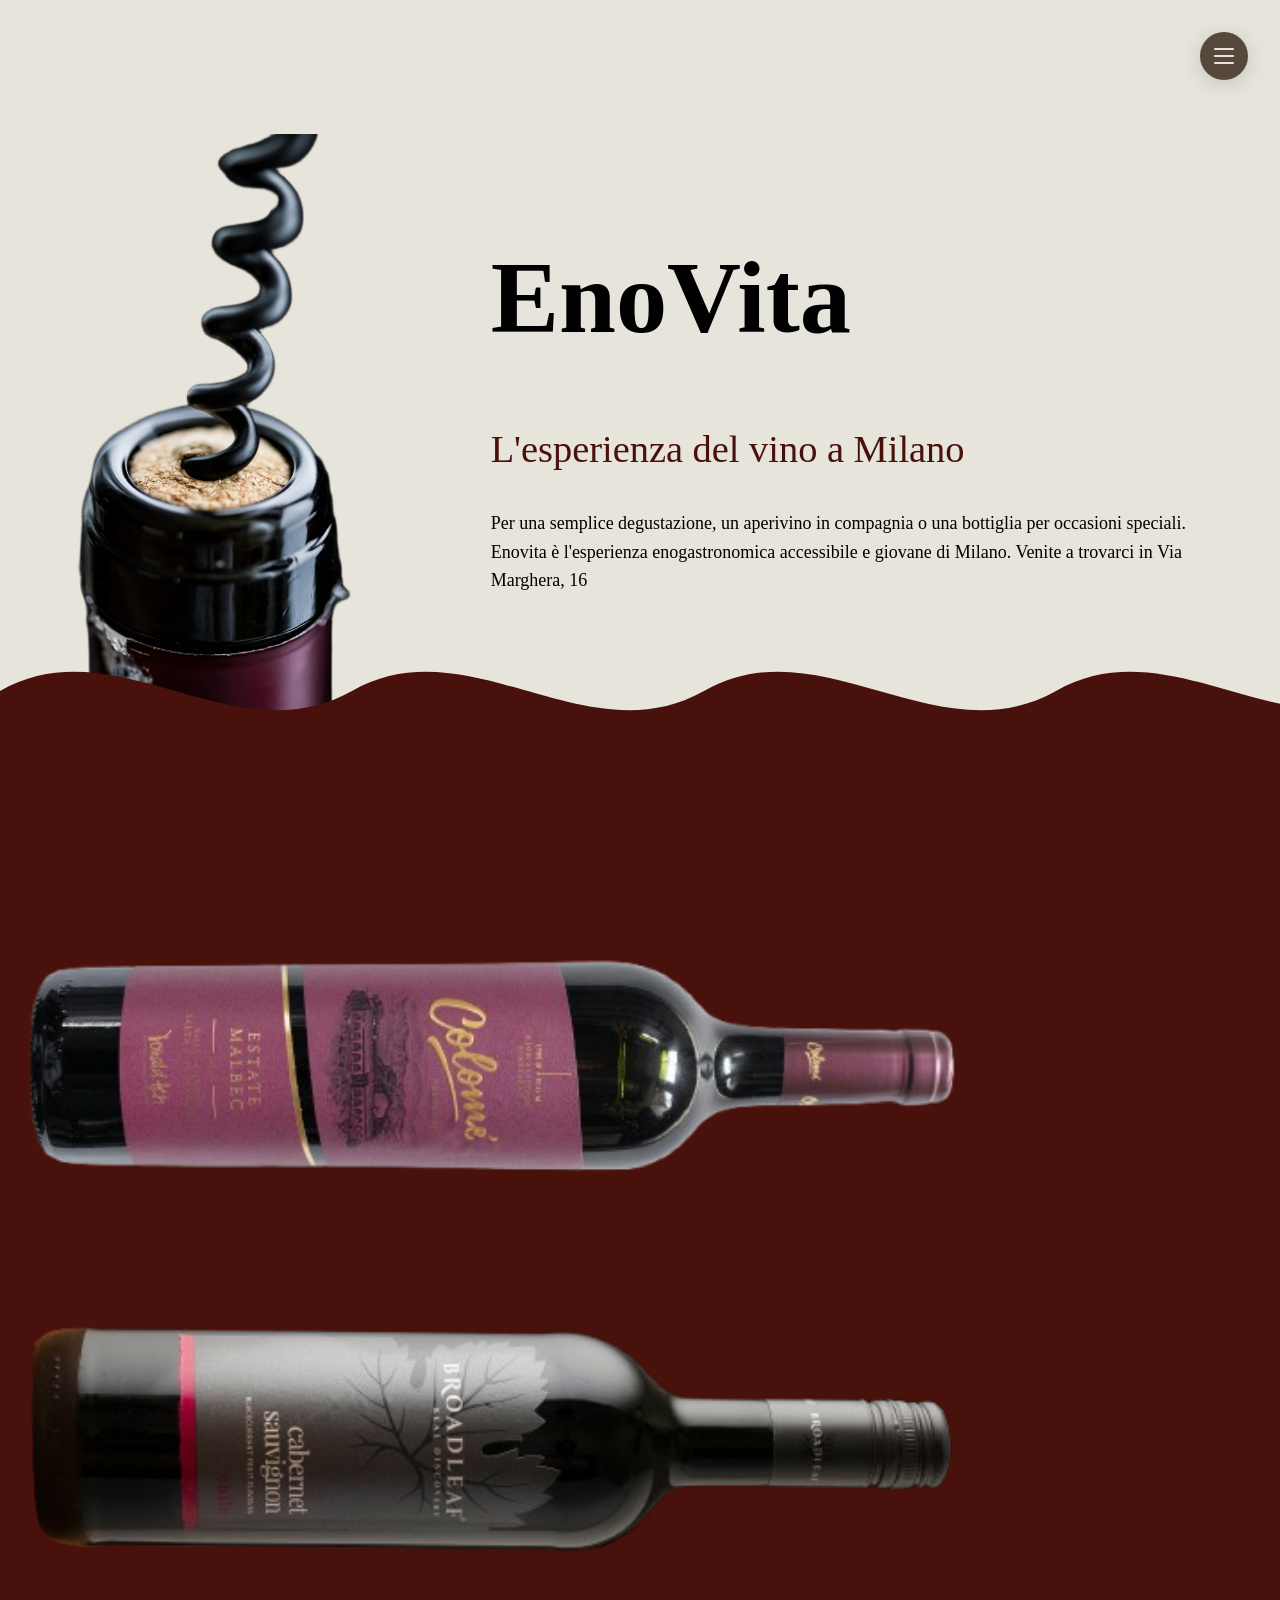
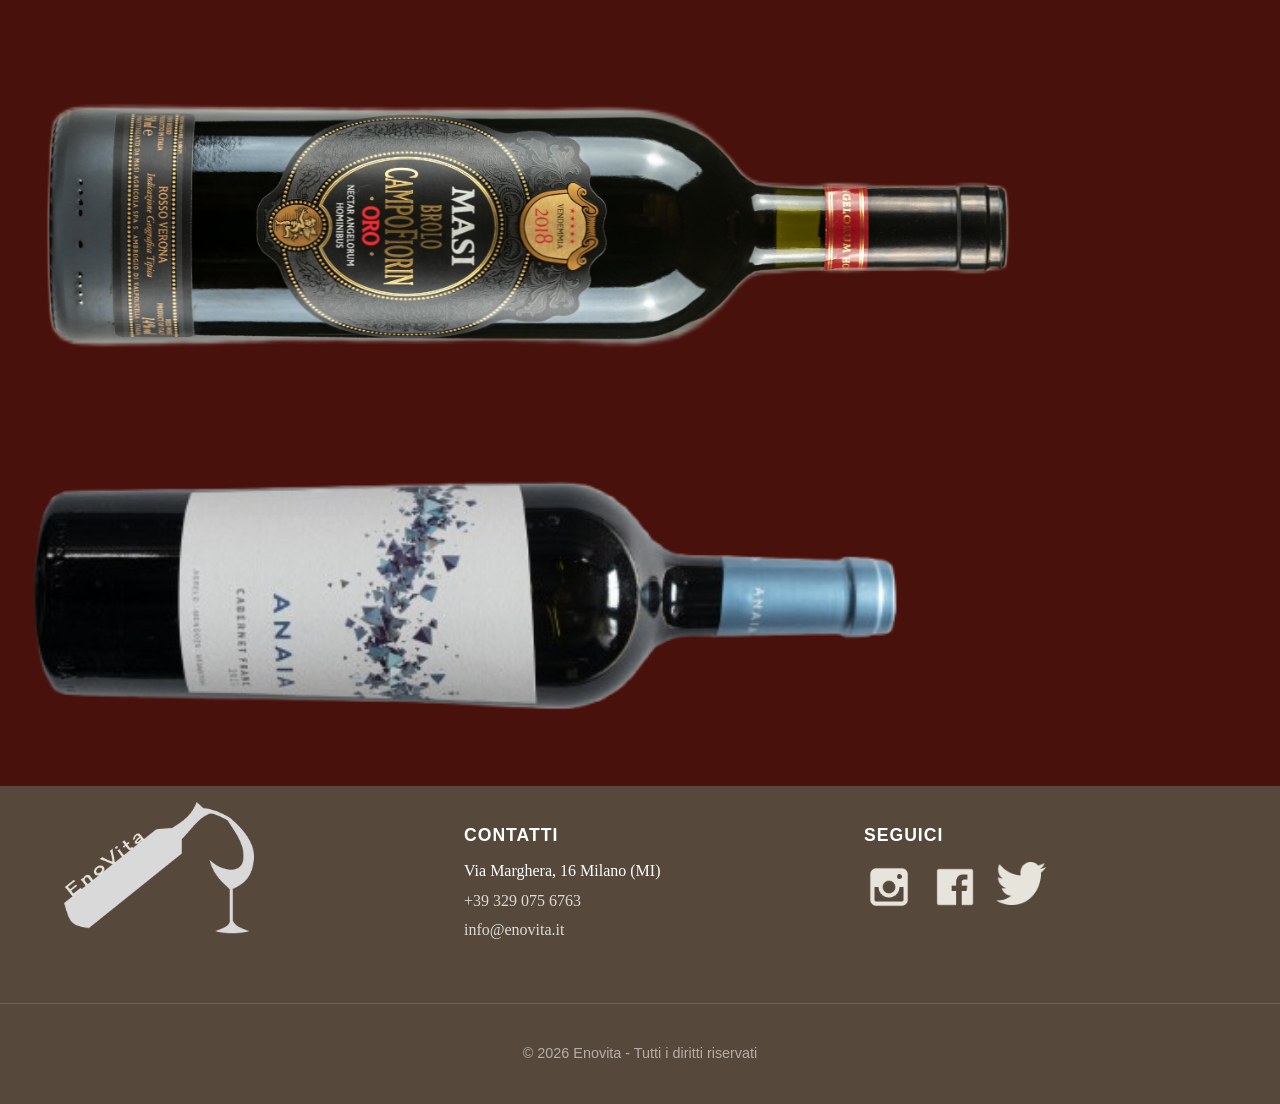
<file: Index.html>
<!DOCTYPE html>
<html lang="it">   
    <head> 
        <meta charset="UTF-8">
        <meta name= "description" content="Sito Enovita">
        <meta name="viewport" content="width=device-width, initial-scale=1.0">
        <title>Enovita</title>
        <link rel="stylesheet" href="./css/main.css">
        <style>   .hero__content { visibility: visible !important; }
        </style>
    </head>

    <body>
        
            <button class="menu-fab" aria-label="Menu">
                <span></span><span></span><span></span>
            </button>
            <nav class="menu">
                <ul class="menu__list">
                    <li><a href="./menu.html">Menu Completo</a></li>
                    <li><a href="./form.html">Prenotazione</a></li>
                </ul>
            </nav>
        

        <main>

            <section class="hero">
                <div class="hero__image">
                    <img src="./img homepage/img_homepage.png" alt="tappo di bottiglia di vino"
                    loading="lazy" width="800" height="1000">
                </div> 

                <div class="hero__content">
                    <h1>EnoVita</h1>
                    <h2>L'esperienza del vino a Milano</h2>
                    <p>Per una semplice degustazione, un aperivino in compagnia o una 
                        bottiglia per occasioni speciali. Enovita è 
                        l'esperienza enogastronomica accessibile e giovane di Milano. Venite a trovarci in Via Marghera, 16 
                    </p>
                </div>
            </section>

            <section class="wine">
                <div class="wine__fill">
                    <div class="wine__liquid">
                        <svg class="wine__wave" viewBox="0 0 1400 60" preserveAspectRatio="none" xmlns="http://www.w3.org/2000/svg">
                            <path d="
                            M0,30
                            C58,10 116,50 175,30
                            C233,10 291,50 350,30
                            C408,10 466,50 525,30
                            C583,10 641,50 700,30
                            C758,10 816,50 875,30
                            C933,10 991,50 1050,30
                            C1108,10 1166,50 1225,30
                            C1283,10 1341,50 1400,30
                            L1400,60 L0,60 Z
                            " fill="#49110B"/>
                        </svg>
                    </div>
                </div>

                <ul class="wine__list">
                    <li class="wine-card">
                        <img src="./img homepage/vino1.png" alt="Colomé Estate Malbec">
                        <div class="wine-card__info">
                            <h2>Colomé Estate Malbec</h2>
                            <p>rosso dagli aromi fruttati, note floreali e un pizzico di spezie. 
                                Perfetto con salumi e formaggi stagionati</p>
                        </div>
                    </li>

                    <li class="wine-card">
                        <img src="./img homepage/vino2.png" alt="Cabarmet Sauvignon">
                        <div class="wine-card__info">
                            <h2>Cabarmet Sauvignon</h2>
                            <p>il classico sapore di frutti neri, sottobasco e tabacco
                                con una nota acerba di cedro e l'abbraccio dolce della vaniglia.
                                Perfetto per ogni tipo di aperivino
                            </p>
                        </div>
                    </li>

                    <li class="wine-card">
                        <img src="./img homepage/vino3.png" alt="Masi Brolo Campofiorini Oro">
                        <div class="wine-card__info">
                           <h2>Masi Brolo Campofiorin Oro</h2>
                            <p> un vino maturo e vellutato, adatto a chi ama
                                le noti dolci di vaniglia e cacao. Le uve Corvina
                                gli donano un profilo vellutato che si sposa
                                con ogni tipo di pasto.
                            </p>
                        </div>
                    </li>

                    <li class="wine-card">
                        <img src="./img homepage/vino4.png" alt="Sauvignon di Anaia">
                        <div class="wine-card__info">
                            <h2>Cabarmet Sauvignon di Anaia</h2>
                            <p>Una variazione del classico rosso fermo, che si distingue
                                per la nota pepata e il volume corposo che rimane
                                a lungo in bocca, accompagnando ogni boccone.
                            </p>
                        </div>
                    </li>
                </ul>
            </section>
        </main>
        
        <footer class="footer">

        <div class="footer__container">

            <div class="footer__brand">
                <img src="./img footer/logo_Eno.png" alt="Enovita logo">
            </div>

            <div class="footer__contacts">
                <h4>Contatti</h4>
                <ul>
                    <li>Via Marghera, 16 Milano (MI)</li>
                    <li><a href="tel:+393290756763">+39 329 075 6763</a></li>
                    <li><a href="mailto:info@enovita.it">info@enovita.it</a></li>
                </ul>
            </div>

            <div class="footer__social">
                <h4>Seguici</h4>
                <div class="social__icons">
                    <a href="#"><img src="./img footer/Insta_icon.png" alt="Instagram"></a>
                    <a href="#"><img src="./img footer/Facebook_icon.png" alt="Facebook"></a>
                    <a href="#"><img src="./img footer/twitter_icon.png" alt="Twitter"></a>
                </div>
            </div>

        </div>

        <div class="footer__bottom">
            <p>© 2026 Enovita - Tutti i diritti riservati</p>
        </div>

        </footer>
            <script>
            document.addEventListener('DOMContentLoaded', () => {

            const heroRef = document.querySelector(".hero");
            const liquid  = document.querySelector(".wine__liquid");
            const fab     = document.querySelector('.menu-fab');
            const nav     = document.querySelector('.menu');

            console.log('JS caricato', liquid, heroRef); 


            window.addEventListener("scroll", () => {
                const rect = heroRef.getBoundingClientRect();
                const windowHeight = window.innerHeight;
                const isMobile = window.innerWidth <= 768;

                let clamped;
                if (isMobile) {
                    const progress = -rect.top / 1000;
                    clamped = Math.max(0, Math.min(1, progress));
                } else {
                    const start = windowHeight * 0.5;
                    const end = -rect.height;
                    const progress = (start - rect.top) / (start - end);
                    clamped = Math.max(0, Math.min(1, progress));
                }

                if (isMobile) {
                    const minPx = 80;
                    const maxPx = 300;
                    const liqPx = minPx + (clamped * (maxPx - minPx));
                    liquid.style.height = Math.min(liqPx, maxPx) + "px";
                } else {
                    liquid.style.height = Math.min(Math.max(clamped * 300, 20), 300) + "%";
                }

                liquid.style.zIndex = "300";
                            
            });

            
        
            fab.addEventListener('click', (e) => {
                if (!isDragging) {
                    e.stopPropagation();
                    const isOpen = nav.classList.toggle('menu--open');
                    fab.classList.toggle('is-open', isOpen);
                }
            });

            document.addEventListener('click', (e) => {
                if (!nav.contains(e.target) && !fab.contains(e.target)) {
                    nav.classList.remove('menu--open');
                    fab.classList.remove('is-open');
                }
            });

            let isDragging = false;
            let startX, startY, startLeft, startTop;

            fab.addEventListener('mousedown', (e) => {
                isDragging = false;
                startX = e.clientX;
                startY = e.clientY;
                const rect = fab.getBoundingClientRect();
                startLeft = rect.left;
                startTop = rect.top;

                const onMouseMove = (e) => {
                    const dx = e.clientX - startX;
                    const dy = e.clientY - startY;

                    if (Math.abs(dx) > 4 || Math.abs(dy) > 4) {
                        isDragging = true;
                    }

                    if (isDragging) {
                        fab.style.left = startLeft + dx + 'px';
                        fab.style.top  = startTop  + dy + 'px';
                        fab.style.right = 'auto';
                    }
                };

                const onMouseUp = () => {
                    document.removeEventListener('mousemove', onMouseMove);
                    document.removeEventListener('mouseup', onMouseUp);
                    setTimeout(() => { isDragging = false; }, 10);
                };

                document.addEventListener('mousemove', onMouseMove);
                document.addEventListener('mouseup', onMouseUp);
            });

        });
        </script>
    </body>

</html>
</file>
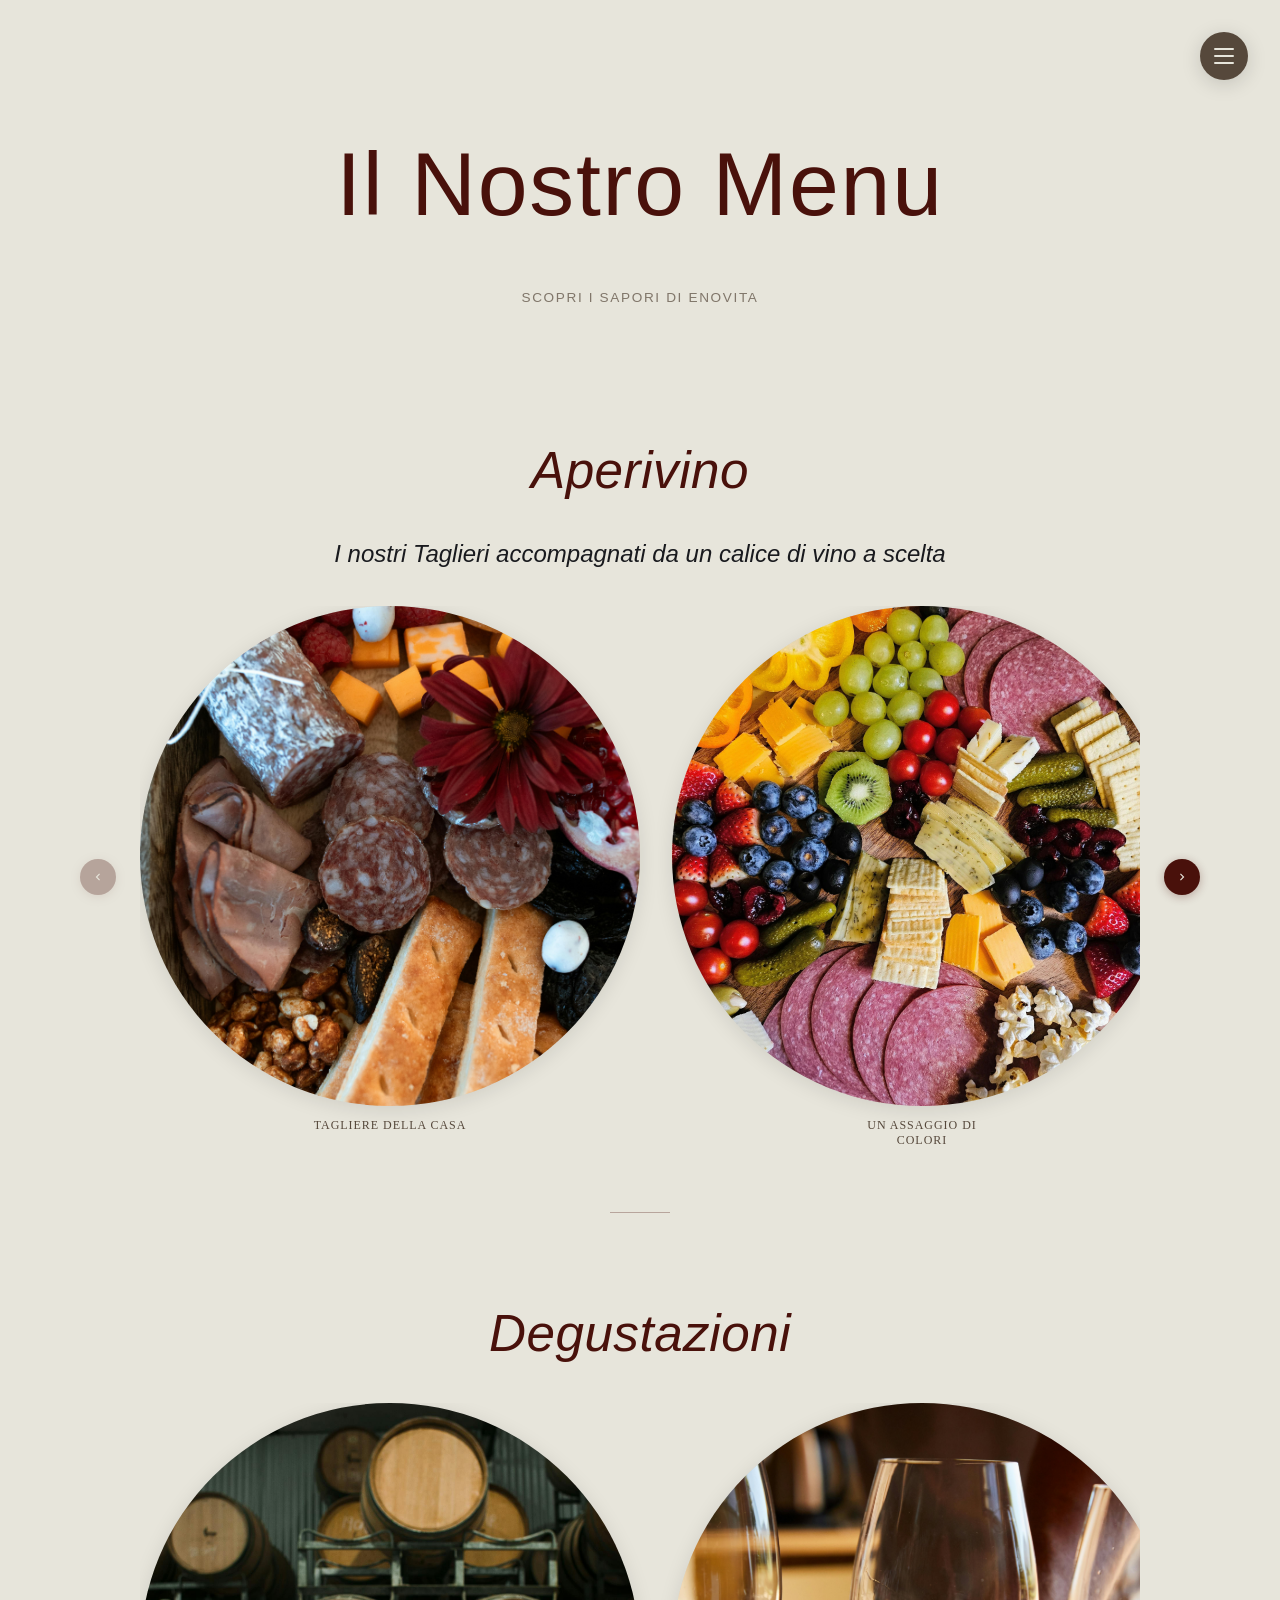
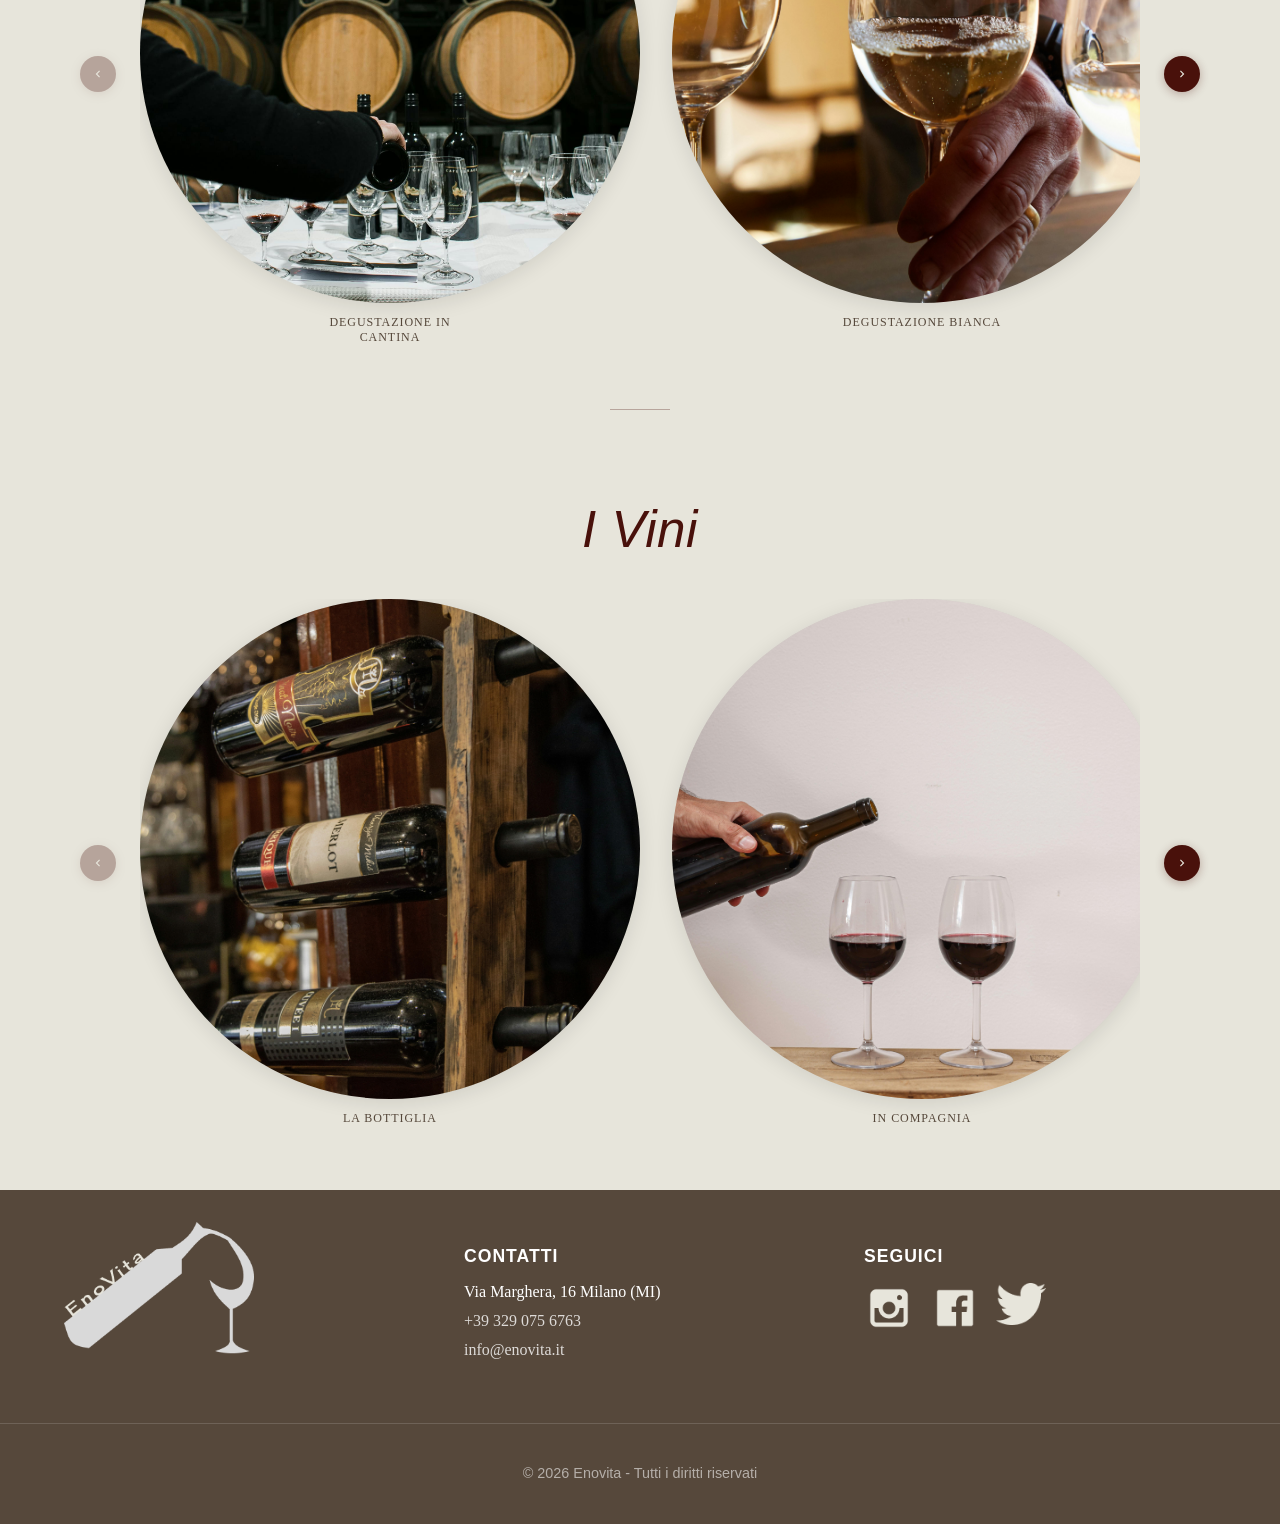
<file: menu.html>
<!DOCTYPE html>
<html lang="it">   
    <head> 
        <meta charset="UTF-8">
        <meta name= "description" content="Sito Enovita">
        <meta name="viewport" content="width=device-width, initial-scale=1.0">
        <title>Enovita</title>
        <link rel="stylesheet" href="./css/main.css">
    </head>

    <body>
        
        <button class="menu-fab" aria-label="Menu">
                <span></span><span></span><span></span>
            </button>
            <nav class="menu">
                <ul class="menu__list">
                    <li><a href="./Index.html">Homepage</a></li>
                    <li><a href="./form.html">Prenotazione</a></li>
                </ul>
            </nav>

   
    <div class="page-header">
    <h1>Il Nostro Menu</h1>
    <p>Scopri i sapori di Enovita</p>
    </div>

<section class="menu-section">
  <h2 class="section-title">Aperivino</h2>
  <p class="section-desc">I nostri Taglieri accompagnati da un calice di vino a scelta</p>
  <div class="carousel-wrapper">
    <button class="carousel-btn prev-btn" aria-label="Precedente">
      <svg viewBox="0 0 24 24"><path d="M15.41 7.41L14 6l-6 6 6 6 1.41-1.41L10.83 12z"/></svg>
    </button>
    <div class="carousel-viewport">
      <div class="carousel-track">

        <div class="carousel-item" data-name="Tagliere della Casa" data-desc="Selezione di salumi artigianali, formaggi stagionati, frutta fresca e grissini. Il nostro benvenuto." data-price="€ 10">
          <div class="circle-wrap"><img src="./img menupage/aperivino1.jpg"></div>
          <span class="item-name">Tagliere della Casa</span>
        </div>

        <div class="carousel-item" data-name="Un assaggio di Colori" data-desc="Salumi, formaggi, verdure croccanti, frutta di stagione e crackers assortiti: il piacere a colori" data-price="€ 15">
          <div class="circle-wrap"><img src="./img menupage/aperivino2.jpg"></div>
          <span class="item-name">Un assaggio di Colori</span>
        </div>

        <div class="carousel-item" data-name="Tagliere Vegetariano" data-desc="Guacamole fresco, cracker misti, olive marinate, ravanelli e formaggi. Per chi preferisce il verde." data-price="€ 8">
          <div class="circle-wrap"><img src="./img menupage/aperivino3.jpg"></div>
          <span class="item-name">Tagliere Vegetariano</span>
        </div>

        <div class="carousel-item" data-name="Lo Spagnolo" data-desc="Jamon Serrano accompagnato da mirtilli freschi, olive, grissini e il formaggio iberico del giorno " data-price="€ 12">
          <div class="circle-wrap"><img src="./img menupage/aperivino4.jpg"></div>
          <span class="item-name">Lo Spagnolo</span>
        </div>

        <div class="carousel-item" data-name="Il Raffinato" data-desc="Brie al miele con mirtilli rossi, frutta esotica, frutta secca e biscottini. Per chi non si accontenta" data-price="€ 12">
          <div class="circle-wrap"><img src="./img menupage/aperivino5.jpg"></div>
          <span class="item-name">Il Raffinato</span>
        </div>

      </div>
    </div>
    <button class="carousel-btn next-btn" aria-label="Successivo">
      <svg viewBox="0 0 24 24"><path d="M10 6L8.59 7.41 13.17 12l-4.58 4.59L10 18l6-6z"/></svg>
    </button>
  </div>
</section>

<div class="section-divider"></div>

<section class="menu-section">
  <h2 class="section-title">Degustazioni</h2>
  <div class="carousel-wrapper">
    <button class="carousel-btn prev-btn" aria-label="Precedente">
      <svg viewBox="0 0 24 24"><path d="M15.41 7.41L14 6l-6 6 6 6 1.41-1.41L10.83 12z"/></svg>
    </button>
    <div class="carousel-viewport">
      <div class="carousel-track">

        <div class="carousel-item" data-name="Degustazione in Cantina" data-desc="Un percorso guidato tra i nostri rossi più pregiati, versati direttamente tra le botti dal nostro sommelier." data-price="€ 18">
          <div class="circle-wrap"><img src="./img menupage/degustazione1.jpg" alt="foto di cantina"></div>
          <span class="item-name">Degustazione In Cantina</span>
        </div>

        <div class="carousel-item" data-name="Degustazione Bianca" data-desc="Tre calici di bianchi freschi e aromatici, dall'Alto Adige alla Sicilia. Abbinamento con formaggi freschi." data-price="€ 15">
          <div class="circle-wrap"><img src="./img menupage/degustazione2.jpg" alt="calici di vino"></div>
          <span class="item-name">Degustazione Bianca</span>
        </div>

        <div class="carousel-item" data-name="Degustazione Rossa" data-desc="Una fila di rossi selezionati dal nostro sommelier. Tre calici per scoprire profondità e carattere." data-price="€ 15">
          <div class="circle-wrap"><img src="./img menupage/degustazione3.jpg" alt="calici di vino rosso"></div>
          <span class="item-name">Degustazione Rossa</span>
        </div>

        <div class="carousel-item" data-name="Il Trittico" data-desc="Rosso, rosato e bianco a confronto. Il modo più elegante per capire le differenze tra i grandi vini." data-price="€ 18">
          <div class="circle-wrap"><img src="./img menupage/degustazione4.jpg" alt="calici di vino rosso, rose e bianco"></div>
          <span class="item-name">Il Trittico</span>
        </div>

      </div>
    </div>
    <button class="carousel-btn next-btn" aria-label="Successivo">
      <svg viewBox="0 0 24 24"><path d="M10 6L8.59 7.41 13.17 12l-4.58 4.59L10 18l6-6z"/></svg>
    </button>
  </div>
</section>

<div class="section-divider"></div>

<section class="menu-section">
  <h2 class="section-title">I Vini</h2>
  <div class="carousel-wrapper">
    <button class="carousel-btn prev-btn" aria-label="Precedente">
      <svg viewBox="0 0 24 24"><path d="M15.41 7.41L14 6l-6 6 6 6 1.41-1.41L10.83 12z"/></svg>
    </button>
    <div class="carousel-viewport">
      <div class="carousel-track">

        <div class="carousel-item" data-name="La Bottiglia" data-desc="Scegli una bottiglia tra quelle disponibili in giornata e condividila con chi vuoi" data-price="€ 15">
          <div class="circle-wrap"><img src="./img menupage/vini1.jpg" alt="bottiglie di vino"></div>
          <span class="item-name">La Bottiglia</span>
        </div>

        <div class="carousel-item" data-name="In compagnia" data-desc="Due calici sono meglio di uno, perché il piacere va condiviso" data-price="€ 8">
          <div class="circle-wrap"><img src="./img menupage/vini2.jpg" alt="due calici di vino"></div>
          <span class="item-name">In compagnia</span>
        </div>

        <div class="carousel-item" data-name="Il solitario" data-desc="Che sia dopo lavoro, un successo da festeggiare o una giornata da ricordare, un calice è sempre la giusta risposta " data-price="€ 5/6">
          <div class="circle-wrap"><img src="./img menupage/vini3.jpg" alt="un calice"></div>
          <span class="item-name">Il solitario</span>
        </div>

        <div class="carousel-item" data-name="La Cantina" data-desc="Un litro del nostro vino, dalla botte al consumatore senza altre tappe. Perditi nella nostra cantina." data-price="€ 20">
          <div class="circle-wrap"><img src="./img menupage/vini4.jpg" alt="botti di vino in una cantina"></div>
          <span class="item-name">La Cantina</span>
        </div>

      </div>
    </div>
    <button class="carousel-btn next-btn" aria-label="Successivo">
      <svg viewBox="0 0 24 24"><path d="M10 6L8.59 7.41 13.17 12l-4.58 4.59L10 18l6-6z"/></svg>
    </button>
  </div>
</section>

<div class="overlay" id="overlay" role="dialog" aria-modal="true">
  <div class="overlay-card">
    <button class="overlay-close" id="overlayClose" aria-label="Chiudi">✕</button>
    <div class="overlay-name" id="overlayName"></div>
    <p class="overlay-desc" id="overlayDesc"></p>
    <div class="overlay-price" id="overlayPrice"></div>
  </div>
</div>

<footer class="footer">
<footer class="footer">

        <div class="footer__container">

            <div class="footer__brand">
                <img src="./img footer/logo_Eno.png" alt="Enovita logo">
            </div>

            <div class="footer__contacts">
                <h4>Contatti</h4>
                <ul>
                    <li>Via Marghera, 16 Milano (MI)</li>
                    <li><a href="tel:+393290756763">+39 329 075 6763</a></li>
                    <li><a href="mailto:info@enovita.it">info@enovita.it</a></li>
                </ul>
            </div>

            <div class="footer__social">
                <h4>Seguici</h4>
                <div class="social__icons">
                    <a href="#"><img src="./img footer/Insta_icon.png" alt="Instagram"></a>
                    <a href="#"><img src="./img footer/Facebook_icon.png" alt="Facebook"></a>
                    <a href="#"><img src="./img footer/twitter_icon.png" alt="Twitter"></a>
                </div>
            </div>

        </div>

        <div class="footer__bottom">
            <p>© 2026 Enovita - Tutti i diritti riservati</p>
        </div>

        </footer>

<script>
document.addEventListener('DOMContentLoaded', () => {

  document.querySelectorAll('.carousel-wrapper').forEach(wrapper => {
    const track    = wrapper.querySelector('.carousel-track');
    const prevBtn  = wrapper.querySelector('.prev-btn');
    const nextBtn  = wrapper.querySelector('.next-btn');
    const items    = wrapper.querySelectorAll('.carousel-item');
    const itemW    = 500 + 32; // larghezza cerchio + gap
    let current = 0;
    const visible = Math.floor(wrapper.querySelector('.carousel-viewport').offsetWidth / itemW);
    const max = Math.max(0, items.length - visible);

    const update = () => {
      track.style.transform = `translateX(-${current * itemW}px)`;
      prevBtn.style.opacity = current === 0 ? '.3' : '1';
      nextBtn.style.opacity = current >= max ? '.3' : '1';
    };

    prevBtn.addEventListener('click', () => { if (current > 0) { current--; update(); } });
    nextBtn.addEventListener('click', () => { if (current < max) { current++; update(); } });
    update();
  });

  const overlay     = document.getElementById('overlay');
  const overlayName = document.getElementById('overlayName');
  const overlayDesc = document.getElementById('overlayDesc');
  const overlayPrice= document.getElementById('overlayPrice');
  const overlayClose= document.getElementById('overlayClose');

  document.querySelectorAll('.carousel-item').forEach(item => {
    item.addEventListener('click', () => {
      overlayName.textContent  = item.dataset.name;
      overlayDesc.textContent  = item.dataset.desc;
      overlayPrice.textContent = item.dataset.price;
      overlay.classList.add('active');
    });
  });

  const closeOverlay = () => overlay.classList.remove('active');
  overlayClose.addEventListener('click', closeOverlay);
  overlay.addEventListener('click', (e) => { if (e.target === overlay) closeOverlay(); });
  document.addEventListener('keydown', (e) => { if (e.key === 'Escape') closeOverlay(); });

});

document.addEventListener('DOMContentLoaded', () => {

    const menu = document.querySelector('.menu-section');
    const fab = document.querySelector('.menu-fab');
    const nav = document.querySelector('.menu');

    let isDragging = false;
    let startX, startY, startLeft, startTop;

    fab.addEventListener('click', (e) => {
            if (!isDragging) {
                e.stopPropagation();
                const isOpen = nav.classList.toggle('menu--open');
                fab.classList.toggle('is-open', isOpen);
            }
        });

        document.addEventListener('click', (e) => {
            if (!nav.contains(e.target) && !fab.contains(e.target)) {
                nav.classList.remove('menu--open');
                fab.classList.remove('is-open');
            }
        });

  fab.addEventListener('mousedown', (e) => {
        isDragging = false;
        startX = e.clientX;
        startY = e.clientY;
        const rect = fab.getBoundingClientRect();
        startLeft = rect.left;
        startTop = rect.top;

        const onMouseMove = (e) => {
            const dx = e.clientX - startX;
            const dy = e.clientY - startY;

            if (Math.abs(dx) > 4 || Math.abs(dy) > 4) {
                isDragging = true;
            }

            if (isDragging) {
                fab.style.left = startLeft + dx + 'px';
                fab.style.top  = startTop  + dy + 'px';
                fab.style.right = 'auto';
            }
        };

        const onMouseUp = () => {
            document.removeEventListener('mousemove', onMouseMove);
            document.removeEventListener('mouseup', onMouseUp);
            setTimeout(() => { isDragging = false; }, 10);
        };

            document.addEventListener('mousemove', onMouseMove);
            document.addEventListener('mouseup', onMouseUp);
        });

    });

</script>

</body>
</file>
<file: css/main.css>
:root {
  /* COLORI */
  --wine-red:#49110B;
  --beige-bg:#E7E5DB;
  --green-dark:#56483B;
  --black:#191A1E;
  --white: #FDFCF8;
  --beige-dark: #D4D2C8;
  /*TIPOGRAFIA*/
  --font-primary: 'Montserrat', sans-serif;
  --font-secondary: 'Arimo', sans-serif;
  --font-size-base:32px;
  --font-size-h1:120px;
  --font-size-h2:48px;
  /* SPACING */
  --space-xs: 0.25rem;
  --space-sm: 0.5rem;
  --space-md: 1rem;
  --space-lg: 2rem;
  --space-xl: 4rem;
  /* ANIMAZIONE */
  --ease-standard: cubic-bezier(0.4, 0, 0.2, 1);
  --ease-fluid: cubic-bezier(0.65, 0, 0.35, 1);
  --duration-fast: 0.2s;
  --duration-medium: 0.4s;
  --duration-slow: 0.8s;
  /*ANIMAZIONE ONDA VINO*/
  --wave-height:30px;
  --wave-speed:6s;
  --liquid-shift:10px;
  /* Z-INDEX  */
  --z-base: 1;
  --z-header: 10;
  --z-menu: 20;
  --z-overlay: 30;
  --z-modal: 40; }

.header {
  position: fixed;
  top: 0;
  width: 100%;
  padding: var(--space-md) var(--space-lg);
  background: var(--beige-bg);
  display: flex;
  justify-content: space-between;
  align-items: center;
  z-index: var(--z-header);
  overflow: visible; }
  .header__brand {
    font-family: var(--font-primary);
    font-size: 1.5rem; }
  .header__menu {
    background: var(--wine-red);
    border: none;
    cursor: pointer;
    position: relative;
    z-index: 50; }
    .header__menu span {
      display: block;
      width: 24px;
      height: 2px;
      background: var(--beige-bg);
      margin: 5px 0; }

.home-btn {
  position: fixed;
  top: 1.5rem;
  right: 1.5rem;
  z-index: 100;
  width: 44px;
  height: 44px;
  border-radius: 50%;
  background: var(--beige-bg);
  border: 1.5px solid rgba(0, 0, 0, 0.1);
  display: flex;
  align-items: center;
  justify-content: center;
  box-shadow: 0 2px 12px rgba(0, 0, 0, 0.1);
  text-decoration: none;
  transition: transform var(--duration-medium) var(--ease-standard); }
  .home-btn:hover {
    transform: scale(1.08);
    box-shadow: 0 4px 20px rgba(0, 0, 0, 0.15); }
  .home-btn svg {
    width: 18px;
    height: 18px;
    fill: var(--black); }

.hero {
  position: relative;
  z-index: -1;
  overflow: visible;
  display: grid;
  grid-template-columns: 1fr 2fr;
  min-height: calc(100vh - 80px);
  background: var(--beige-bg);
  padding-top: 30px;
  align-content: center; }
  .hero__content {
    padding: var(--space-xl);
    display: flex;
    flex-direction: column;
    justify-content: center;
    transform: translateY(-40px); }
  .hero__image {
    overflow: hidden; }
    .hero__image img {
      width: 100%;
      height: 100%;
      object-fit: fill;
      transition: transform var(--duration-slow) var(--ease-fluid); }
    .hero__image:hover img {
      transform: scale(1.05); }
  .hero h1 {
    font-size: clamp(60px, 8vw, 110px);
    line-height: 0.5; }
  .hero h2 {
    font-size: clamp(24px, 3vw, 42px);
    font-weight: 400;
    line-height: 0.5;
    color: var(--wine-red); }
  .hero p {
    font-size: clamp(18px, 1.4vw, 24px);
    max-width: 980px;
    line-height: 1.6; }

@media (max-width: 768px) {
  .hero {
    grid-template-columns: 1fr;
    min-height: auto;
    position: relative; }

  .hero__image {
    position: absolute;
    inset: 0;
    height: 100vh;
    z-index: -5;
    width: 50%;
    filter: blur(7px); }
    .hero__image img {
      width: 100%;
      height: 100%;
      object-fit: cover; }

  .hero__content {
    position: relative;
    z-index: 1;
    text-align: left;
    max-width: 100%;
    padding-left: 45%;
    font-family: var(--secondary-font); }
    .hero__content h1 {
      font-size: clamp(60px, 8vw, 110px);
      line-height: 0.5; }
    .hero__content h2 {
      font-size: clamp(24px, 3vw, 42px);
      font-weight: 400;
      line-height: 1.5;
      color: var(--wine-red); }
    .hero__content p {
      font-size: clamp(18px, 1.4vw, 24px);
      max-width: 980px;
      line-height: 1.6; } }
.menu-fab {
  position: fixed;
  top: 2rem;
  right: 2rem;
  z-index: 1000;
  width: 48px;
  height: 48px;
  border-radius: 50%;
  background: var(--green-dark);
  border: none;
  cursor: grab;
  display: flex;
  flex-direction: column;
  align-items: center;
  justify-content: center;
  gap: 5px;
  box-shadow: 0 4px 20px rgba(0, 0, 0, 0.15);
  transition: box-shadow 0.2s, transform 0.2s;
  user-select: none; }
  .menu-fab:active {
    cursor: grabbing;
    box-shadow: 0 8px 30px rgba(0, 0, 0, 0.2);
    transform: scale(1.08); }
  .menu-fab span {
    display: block;
    width: 20px;
    height: 2px;
    background: var(--beige-bg);
    border-radius: 2px;
    pointer-events: none;
    transition: transform 0.3s, opacity 0.3s; }
  .menu-fab.is-open span:nth-child(1) {
    transform: translateY(7px) rotate(45deg); }
  .menu-fab.is-open span:nth-child(2) {
    opacity: 0; }
  .menu-fab.is-open span:nth-child(3) {
    transform: translateY(-7px) rotate(-45deg); }

.menu {
  position: fixed;
  top: 5rem;
  right: 2rem;
  z-index: 999;
  width: fit-content;
  min-width: 200px;
  background: var(--green-dark);
  border: 1.5px solid rgba(0, 0, 0, 0.08);
  border-radius: 12px;
  box-shadow: 0 8px 32px rgba(0, 0, 0, 0.12);
  padding: var(--space-md);
  opacity: 0;
  pointer-events: none;
  transform: translateY(-8px) scale(0.97);
  transform-origin: top right;
  transition: opacity var(--duration-medium) var(--ease-fluid), transform var(--duration-medium) var(--ease-fluid); }

.menu--open {
  opacity: 1;
  pointer-events: auto;
  transform: translateY(0) scale(1);
  z-index: 999; }

.menu__list {
  list-style: none;
  padding: 0;
  margin: 0;
  display: flex;
  flex-direction: column;
  color: var(--beige-bg);
  gap: 0.25rem; }
  .menu__list li, .menu__list a {
    display: block;
    padding: 0.6rem 0.85rem;
    font-family: var(--font-secondary);
    border-radius: 8px;
    font-size: 0.95rem;
    font-weight: 500;
    color: var(--beige-bg);
    text-decoration: none;
    transition: background var(--duration-fast) var(--ease-standard); }
    .menu__list li:hover, .menu__list a:hover {
      color: var(--wine-red);
      transform: scale(1rem); }

.wine-card {
  position: relative;
  display: flex;
  align-items: center;
  height: 100%;
  gap: var(--space-xl);
  cursor: pointer;
  overflow: hidden; }
  .wine-card img {
    height: 300px;
    width: auto;
    position: relative;
    z-index: 4;
    transform-origin: center;
    transition: transform var(--duration-medium) var(--ease-fluid); }
  .wine-card__info {
    position: absolute;
    left: 20px;
    max-width: 900px;
    opacity: 0;
    transform: translateX(-20px);
    transition: all var(--duration-medium) var(--ease-fluid);
    color: white;
    z-index: 4; }
    .wine-card__info h2 {
      margin-bottom: var(--space-sm);
      font-size: 3rem; }
    .wine-card__info p {
      font-size: 1.5rem;
      line-height: 1;
      width: auto; }
  .wine-card:hover img {
    transform: translateX(900px); }
  .wine-card:hover .wine-card__info {
    opacity: 1;
    transform: translateX(0); }

@media (max-width: 768px) {
  .wine-card__info {
    font-size: small; }
  .wine-card img {
    transform: scale(0.5);
    transform: translateX(-400px); } }
.wine__list {
  list-style: none;
  display: flex;
  flex-direction: column;
  gap: 5rem;
  margin: 0;
  padding: 0; }

.wine {
  position: relative;
  background: var(--wine-red);
  min-height: 100vh;
  overflow: visible;
  padding-top: 4rem;
  padding-bottom: 2rem; }

.wine__fill {
  position: absolute;
  inset: 0;
  z-index: 1;
  pointer-events: none; }

.wine__liquid {
  position: absolute;
  bottom: 0;
  z-index: 0;
  left: 0;
  width: 100%;
  height: 100%;
  min-height: 150px;
  background: var(--wine-red); }

.wine__wave {
  position: absolute;
  bottom: 100%;
  width: 220%;
  height: 200px;
  animation: wave-move var(--wave-speed) linear infinite;
  z-index: 1; }

@keyframes wave-move {
  from {
    transform: translateX(0); }
  to {
    transform: translateX(-45.45%); } }
.wine__list {
  position: relative;
  z-index: 2; }

@media (max-width: 768px) {
  .wine__wave {
    z-index: -1;
    height: 30px; }

  .wine__liquid {
    z-index: -1;
    min-height: 0;
    top: 0; }

  .wine {
    position: relative; } }
.footer {
  background: var(--green-dark);
  color: white;
  padding-top: 1rem; }
  .footer .footer__container {
    display: grid;
    grid-template-columns: repeat(3, 1fr);
    gap: 3rem;
    padding: 0 4rem 3rem 4rem; }
  .footer h4 {
    margin-bottom: 1rem;
    font-size: 1.1rem;
    letter-spacing: 1px;
    text-transform: uppercase;
    font-family: var(--font-secondary); }
  .footer p {
    line-height: 1.6;
    opacity: 0.8;
    font-family: var(--font-secondary); }
  .footer ul {
    list-style: none;
    padding: 0; }
    .footer ul li {
      margin-bottom: 0.7rem; }
    .footer ul a {
      color: white;
      text-decoration: none;
      opacity: 0.8;
      transition: color var(--duration-medium) var(--ease-standard); }
      .footer ul a:hover {
        opacity: 1; }
  .footer .footer__brand img {
    width: 190px;
    margin-bottom: 1rem; }
  .footer .social__icons {
    display: flex;
    gap: 1rem; }
    .footer .social__icons img {
      width: 50px;
      transition: transform var(--duration-medium) var(--ease-standard);
      cursor: pointer; }
      .footer .social__icons img:hover {
        transform: translateY(-4px); }
  .footer .footer__bottom {
    text-align: center;
    padding: 1.5rem 0;
    border-top: 1px solid rgba(255, 255, 255, 0.2);
    font-size: 0.9rem;
    opacity: 0.7; }
  @media (max-width: 768px) {
    .footer .footer__container {
      grid-template-columns: 1fr;
      text-align: center; }
    .footer .social__icons {
      justify-content: center; } }

.social {
  display: flex; }

.page-header {
  padding: 5rem 4rem 2rem;
  text-align: center; }
  .page-header h1 {
    font-family: var(--font-primary);
    font-size: clamp(3rem, 7vw, 6rem);
    font-weight: 300;
    letter-spacing: .02em;
    color: var(--wine-red);
    line-height: 1; }
  .page-header p {
    font-family: var(--font-secondary);
    font-size: .85rem;
    letter-spacing: .12em;
    text-transform: uppercase;
    color: var(--green-dark);
    margin-top: .75rem;
    opacity: .7; }

.home-btn {
  color: var(--green-dark);
  position: fixed;
  align-self: flex-end; }

.menu-section {
  padding: 3rem 0 4rem; }

.section-title {
  font-family: var(--font-primary);
  font-size: clamp(2rem, 4vw, 3.2rem);
  font-weight: 300;
  font-style: italic;
  text-align: center;
  letter-spacing: .01em;
  margin-bottom: 2.5rem;
  color: var(--wine-red); }

.section-desc {
  font-family: var(--font-secondary);
  font-size: clamp(1rem, 2vw, 1.5rem);
  font-style: italic;
  color: var(--black);
  text-align: center;
  margin: 3%; }

.section-divider {
  width: 60px;
  height: 1px;
  background: var(--wine-red);
  opacity: .3;
  margin: 0 auto; }

.carousel-wrapper {
  position: relative;
  display: flex;
  align-items: center;
  justify-content: center;
  gap: 1.5rem;
  padding: 0 2rem; }

.carousel-btn {
  flex-shrink: 0;
  width: 36px;
  height: 36px;
  border-radius: 50%;
  background: var(--wine-red);
  border: none;
  cursor: pointer;
  display: flex;
  align-items: center;
  justify-content: center;
  box-shadow: 0 2px 10px rgba(73, 17, 11, 0.3);
  transition: transform var(--duration-medium) var(--ease-standard); }
  .carousel-btn:hover {
    transform: scale(1.1);
    box-shadow: 0 4px 16px rgba(73, 17, 11, 0.4); }
  .carousel-btn svg {
    width: 14px;
    height: 14px;
    fill: var(--beige-bg); }

.carousel-viewport {
  overflow: hidden;
  width: min(1000px, calc(100vw - 160px)); }

.carousel-track {
  display: flex;
  gap: 2rem;
  transition: transform 0.5s var(--ease-fluid);
  will-change: transform; }

.carousel-item {
  flex-shrink: 0;
  display: flex;
  flex-direction: column;
  align-items: center;
  gap: .75rem;
  cursor: pointer; }

.circle-wrap {
  position: relative;
  width: 500px;
  height: 500px;
  border-radius: 50%;
  overflow: hidden;
  background: var(--beige-dark);
  box-shadow: 0 4px 20px rgba(0, 0, 0, 0.1);
  transition: transform var(--duration-medium) var(--ease-standard); }
  .circle-wrap:hover {
    transform: scale(1.05);
    box-shadow: 0 8px 32px rgba(0, 0, 0, 0.18); }
  .circle-wrap img {
    width: 100%;
    height: 100%;
    object-fit: cover;
    display: block;
    transition: transform var(--duration-slow) var(--ease-fluid); }
  .circle-wrap:hover img {
    transform: scale(1.08); }

.item-name {
  font-size: .75rem;
  font-weight: 500;
  letter-spacing: .08em;
  text-transform: uppercase;
  color: var(--green-dark);
  text-align: center;
  max-width: 160px; }

.overlay {
  position: fixed;
  inset: 0;
  z-index: 200;
  display: flex;
  align-items: center;
  justify-content: center;
  padding: 2rem;
  background: rgba(25, 26, 30, 0);
  pointer-events: none;
  transition: background var(--duration-medium); }
  .overlay.active {
    background: rgba(25, 26, 30, 0.55);
    pointer-events: auto; }

.overlay-card {
  background: var(--beige-bg);
  border-radius: 20px;
  padding: 2.5rem;
  max-width: 420px;
  width: 100%;
  display: flex;
  flex-direction: column;
  align-items: center;
  gap: 1.25rem;
  box-shadow: 0 24px 80px rgba(0, 0, 0, 0.2);
  transform: scale(0.92) translateY(16px);
  opacity: 0;
  transition: transform var(--duration-medium) var(--ease-fluid), opacity var(--duration-medium); }
  .overlay.active .overlay-card {
    transform: scale(1) translateY(0);
    opacity: 1; }

.overlay-img {
  width: 140px;
  height: 140px;
  border-radius: 50%;
  object-fit: cover;
  background: var(--beige-dark); }

.overlay-name {
  font-family: var(--font-secondary);
  font-size: 4rem;
  font-weight: 400;
  text-align: center;
  line-height: 1.2;
  color: var(--black); }

.overlay-desc {
  font-size: 1.8rem;
  font-family: var(--font-secondary);
  line-height: 1.7;
  text-align: center;
  color: var(--green-dark);
  max-width: 320px; }

.overlay-price {
  font-family: var(--font-secondary);
  font-size: 3rem;
  font-weight: 300;
  color: var(--wine-red);
  letter-spacing: .02em; }

.overlay-close {
  position: absolute;
  top: 1.25rem;
  right: 1.25rem;
  width: 32px;
  height: 32px;
  border-radius: 50%;
  background: var(--beige-bg);
  border: none;
  cursor: pointer;
  display: flex;
  align-items: center;
  justify-content: center;
  font-size: 1rem;
  color: var(--black);
  transition: background var(--duration-fast), transform var(--duration-fast); }
  .overlay-close:hover {
    background: var(--beige-dark);
    transform: rotate(90deg); }

.page {
  display: grid;
  grid-template-columns: 1fr 1fr;
  min-height: 100vh; }

.panel-left {
  background: var(--wine-red);
  display: flex;
  flex-direction: column;
  justify-content: center;
  padding: 6rem 4rem;
  position: relative;
  overflow: hidden; }
  .panel-left::before {
    content: '';
    position: absolute;
    width: 500px;
    height: 500px;
    border-radius: 50%;
    border: 1px solid rgba(231, 229, 219, 0.08);
    top: -100px;
    left: -150px;
    pointer-events: none; }
  .panel-left::after {
    content: '';
    position: absolute;
    width: 300px;
    height: 300px;
    border-radius: 50%;
    border: 1px solid rgba(231, 229, 219, 0.06);
    bottom: -50px;
    right: -80px;
    pointer-events: none; }
  .panel-left__label {
    font-size: .7rem;
    letter-spacing: .18em;
    text-transform: uppercase;
    color: rgba(231, 229, 219, 0.5);
    margin-bottom: 1.5rem; }
  .panel-left h1 {
    font-family: var(--font-primary);
    font-size: clamp(4rem, 5vw, 5rem);
    font-weight: 300;
    line-height: 1.05;
    color: var(--beige-bg);
    margin-bottom: 1.5rem; }
    .panel-left h1 em {
      font-style: italic;
      font-weight: 300;
      display: block; }
  .panel-left p {
    font-family: var(--font-secondary);
    font-size: 2rem;
    line-height: 1.8;
    color: rgba(231, 229, 219, 0.65);
    max-width: 80%;
    margin-bottom: 3rem; }

.info-list {
  list-style: none;
  display: flex;
  flex-direction: column;
  gap: 1rem; }
  .info-list li {
    display: flex;
    align-items: center;
    gap: .75rem;
    font-size: 1rem;
    color: rgba(231, 229, 219, 0.7); }
    .info-list li::before {
      content: '';
      width: 6px;
      height: 6px;
      border-radius: 50%;
      background: rgba(231, 229, 219, 0.3);
      flex-shrink: 0; }

.panel-right {
  background: var(--white);
  display: flex;
  flex-direction: column;
  justify-content: center;
  padding: 6rem 4rem; }

.form-title {
  font-family: var(--font-secondary);
  font-size: 1.6rem;
  font-weight: 400;
  color: var(--black);
  margin-bottom: 2.5rem;
  padding-bottom: 1rem;
  border-bottom: 1px solid var(--beige-dark); }

.reservation-form {
  display: flex;
  flex-direction: column;
  gap: 1.25rem; }

.form-row {
  display: grid;
  grid-template-columns: 1fr 1fr;
  gap: 1rem;
  max-width: 70%; }

.field {
  display: flex;
  flex-direction: column;
  gap: .4rem; }
  .field label {
    font-size: .68rem;
    font-weight: 500;
    letter-spacing: .1em;
    text-transform: uppercase;
    color: var(--green-dark); }
  .field input,
  .field select,
  .field textarea {
    background: var(--beige-bg);
    border: 1.5px solid transparent;
    border-radius: 8px;
    padding: .8rem 1rem;
    font-family: var(--font-secondary);
    font-size: .875rem;
    color: var(--black);
    outline: none;
    width: 80%;
    appearance: none;
    -webkit-appearance: none;
    transition: border-color var(--duration-medium) var(--ease-standard); }
    .field input::placeholder,
    .field select::placeholder,
    .field textarea::placeholder {
      color: rgba(25, 26, 30, 0.3); }
    .field input:focus,
    .field select:focus,
    .field textarea:focus {
      border-color: var(--wine-red);
      background: var(--white); }
    .field input:valid:not(:placeholder-shown),
    .field select:valid:not(:placeholder-shown),
    .field textarea:valid:not(:placeholder-shown) {
      border-color: rgba(73, 17, 11, 0.2); }
  .field textarea {
    resize: vertical;
    min-height: 80px; }

.select-wrap {
  position: relative; }
  .select-wrap::after {
    content: '';
    position: absolute;
    right: 1rem;
    top: 50%;
    transform: translateY(-50%);
    width: 0;
    height: 0;
    border-left: 4px solid transparent;
    border-right: 4px solid transparent;
    border-top: 5px solid var(--green-dark);
    pointer-events: none; }

.submit-btn {
  margin-top: .5rem;
  padding: 1rem 2rem;
  background: var(--wine-red);
  color: var(--beige-bg);
  border: none;
  border-radius: 8px;
  font-family: var(--font-primary);
  font-size: .8rem;
  font-weight: 500;
  letter-spacing: .1em;
  text-transform: uppercase;
  cursor: pointer;
  display: flex;
  align-items: center;
  justify-content: center;
  gap: .6rem;
  transition: background var(--duration-medium) var(--ease-standard); }
  .submit-btn:hover {
    background: var(--green-dark);
    transform: translateY(-1px);
    box-shadow: 0 4px 20px rgba(73, 17, 11, 0.25); }
  .submit-btn:active {
    transform: translateY(0); }
  .submit-btn svg {
    width: 16px;
    height: 16px;
    fill: currentColor;
    transition: transform var(--duration-medium) var(--ease-standard); }
  .submit-btn:hover svg {
    transform: translateX(3px); }

.success-msg {
  display: none;
  flex-direction: column;
  align-items: center;
  text-align: center;
  gap: 1rem;
  padding: 2rem; }
  .success-msg.visible {
    display: flex; }
  .success-msg h2 {
    font-family: var(--font-primary);
    font-size: 4rem;
    font-weight: 400;
    color: var(--black); }
  .success-msg p {
    font-family: var(--font-secondary);
    font-size: 2rem;
    color: var(--green-dark);
    line-height: 1.7;
    max-width: 280px; }

.success-icon {
  width: 56px;
  height: 56px;
  border-radius: 50%;
  background: var(--beige-bg);
  display: flex;
  align-items: center;
  justify-content: center; }
  .success-icon svg {
    width: 24px;
    height: 24px;
    fill: var(--wine-red); }

.privacy-note {
  font-size: .72rem;
  color: rgba(25, 26, 30, 0.4);
  line-height: 1.6;
  margin-top: -.25rem; }

@media (max-width: 768px) {
  .page {
    grid-template-columns: 1fr; }

  .panel-left {
    padding: 4rem 2rem 3rem;
    min-height: auto; }

  .panel-right {
    padding: 3rem 2rem 4rem; }

  .form-row {
    grid-template-columns: 1fr; } }
body {
  background-color: var(--beige-bg);
  overflow-x: hidden;
  margin: 0;
  padding: 0; }

/*# sourceMappingURL=main.css.map */
</file>
